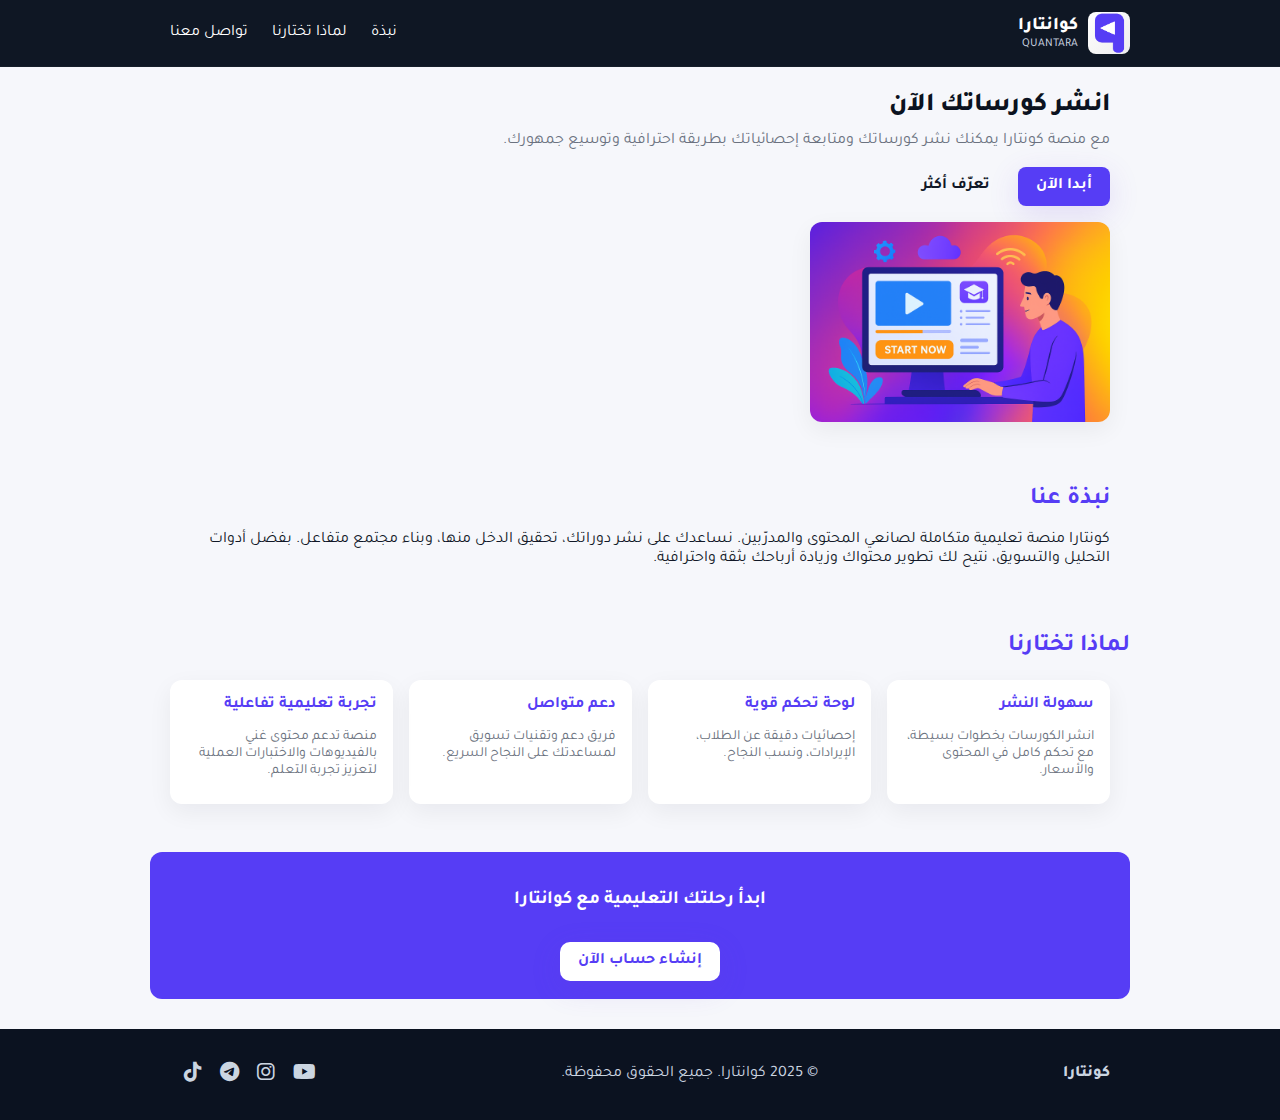
<file: index.html>
<!DOCTYPE html>
<html lang="ar" dir="rtl">
<head>
  <meta charset="utf-8" />
  <meta name="viewport" content="width=device-width,initial-scale=1" />
  <title> QUANTARA - الرئيسية</title>
  <link rel="icon" type="png" href="logo.png"/>

  <!-- فونت -->
  <link href="https://fonts.googleapis.com/css2?family=Tajawal:wght@400;700;800&display=swap" rel="stylesheet">
  <!-- أيقونات -->
  <link rel="stylesheet" href="https://cdnjs.cloudflare.com/ajax/libs/font-awesome/6.4.0/css/all.min.css">
  <!-- CSS -->
  <link rel="stylesheet" href="style.css">
</head>
<body>

  <!-- الهيدر -->
  <header class="topbar">
    <div class="topbar-inner">
      <div class="brand">
        <img src="logo.png" alt="كوانتارا" class="brand-logo">
        <div class="brand-text">
          <div class="arabic">كوانتارا</div>
          <div class="latin">QUANTARA</div>
        </div>
      </div>

      <nav class="nav-links">
        <a href="#about">نبذة</a>
        <a href="#why">لماذا تختارنا</a>
        <a href="#contact">تواصل معنا</a>
      </nav>
    </div>
  </header>

  <!-- المقدمة -->
  <section class="hero">
    <div class="hero-left">
      <h1 class="hero-title">انشر كورساتك الآن</h1>
      <p class="hero-sub">
        مع منصة كونتارا يمكنك نشر كورساتك ومتابعة إحصائياتك بطريقة احترافية وتوسيع جمهورك.
      </p>

      <div class="hero-actions">
        <a href="login.html" class="btn-primary">أبدا الآن</a>
        <a href="signup.html" class="btn-outline">تعرّف أكثر</a>
      </div>

      <div class ="hero-right">
        <img src="img.png" alt="Hero Image" class="hero-image">

      </div>
    </div>
  </section>

  <!-- نبذة -->
  <section id="about" class="about">
    <h2>نبذة عنا</h2>
    <p>
      كونتارا منصة تعليمية متكاملة لصانعي المحتوى والمدرّبين. نساعدك على نشر دوراتك،
      تحقيق الدخل منها، وبناء مجتمع متفاعل. بفضل أدوات التحليل والتسويق،
      نتيح لك تطوير محتواك وزيادة أرباحك بثقة واحترافية.
    </p>
  </section>

  <!-- لماذا تختارنا -->
  <section id="why" class="features">
    <h2>لماذا تختارنا</h2>
    <div class="cards">
      <article class="card">
        <h3>سهولة النشر</h3>
        <p>انشر الكورسات بخطوات بسيطة، مع تحكم كامل في المحتوى والأسعار.</p>
      </article>
      <article class="card">
        <h3>لوحة تحكم قوية</h3>
        <p>إحصائيات دقيقة عن الطلاب، الإيرادات، ونسب النجاح.</p>
      </article>
      <article class="card">
        <h3>دعم متواصل</h3>
        <p>فريق دعم وتقنيات تسويق لمساعدتك على النجاح السريع.</p>
      </article>
      <!-- الكارت الجديد -->
      <article class="card">
        <h3>تجربة تعليمية تفاعلية</h3>
        <p>منصة تدعم محتوى غني بالفيديوهات والاختبارات العملية لتعزيز تجربة التعلم.</p>
      </article>
    </div>
  </section>

  <!-- CTA النهائي -->
  <section class="final-cta">
    <h3>ابدأ رحلتك التعليمية مع كوانتارا</h3>
    <a href="signup.html" class="btn-primary">إنشاء حساب الآن</a>
  </section>

  <!-- الفوتر -->
  <footer id="contact" class="site-footer">
    <div class="footer-inner">
      <div class="logo-small">كونتارا</div>
      <p>© 2025 كوانتارا. جميع الحقوق محفوظة.</p>
      <div class="footer-socials">
        <a href="#"><i class="fa-brands fa-youtube"></i></a>
        <a href="#"><i class="fa-brands fa-instagram"></i></a>
        <a href="#"><i class="fa-brands fa-telegram"></i></a>
        <a href="#"><i class="fa-brands fa-tiktok"></i></a>
      </div>
    </div>
  </footer>

</body>
</html>
</file>
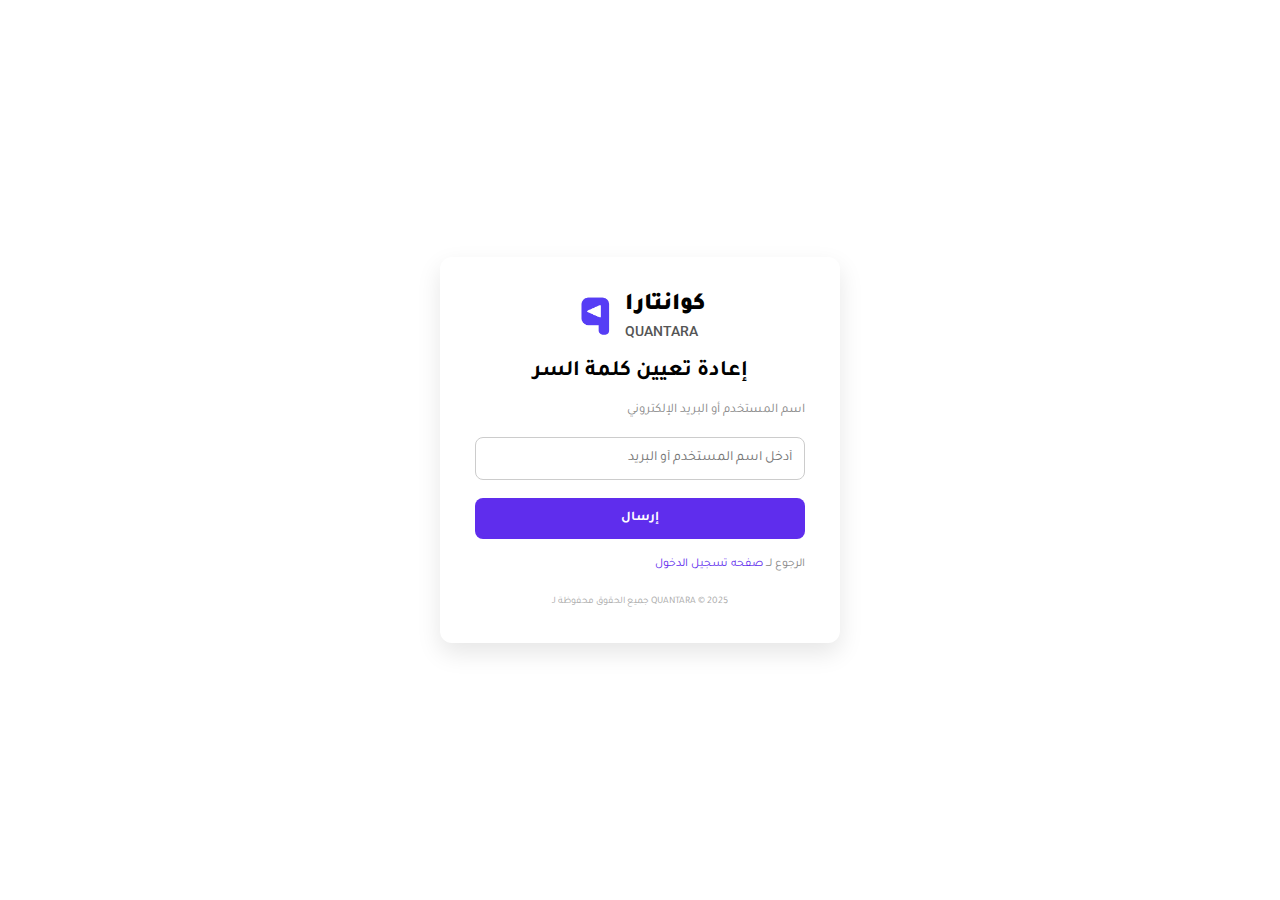
<file: forgot_password.html>
<!DOCTYPE html>
<html lang="ar">
<head>
    <meta charset="UTF-8">
    <meta name="viewport" content="width=device-width, initial-scale=1.0">
    <title>إعادة تعيين كلمة السر - QUANTARA</title>
    <link rel="icon" type="png" href="logo.png"/>

    <!-- استيراد فونتات -->
    <link href="https://fonts.googleapis.com/css2?family=Roboto:wght@400;500&family=Tajawal:wght@400;700;900&display=swap" rel="stylesheet">

    <link rel="stylesheet" href="forgot_password.css">
</head>
<body>
    <div class="container">
        <!-- الهيدر والشعار -->
        <header>
            <div class="logo">
                <!-- مكان الصورة -->
                <img src="logo.png" alt="Logo" class="logo-img">

                <!-- النصوص -->
                <div class="text">
                    <h1 class="arabic">كوانتارا</h1>
                    <h4 class="english">QUANTARA</h4>
                </div>
            </div>
            <h2>إعادة تعيين كلمة السر</h2>
        </header>

        <!-- نموذج إعادة كلمة المرور -->
        <form class="forgot-form" id="forgotForm">
            <label for="user">اسم المستخدم أو البريد الإلكتروني</label>
            <input type="text" id="user" name="user" placeholder="أدخل اسم المستخدم أو البريد">

            <button type="submit" class="send-btn">إرسال</button>

            <!-- الرسالة -->
            <p class="message" id="successMessage">
                سوف يتم إرسال رسالة على البريد الإلكتروني لتغيير كلمة السر اذا كان (البريد  / اسم المستخدم ) صحيحا
            </p>
            <p class="signup-text">
                 الرجوع لـــ
                 <a href="login.html">صفحه تسجيل الدخول</a>
            </p>
        </form>

        <!-- الفوتر -->
        <footer>
            جميع الحقوق محفوظة لـ QUANTARA © 2025
        </footer>
    </div>

    <script src="forgot.js"></script>
</body>

</html>
</file>
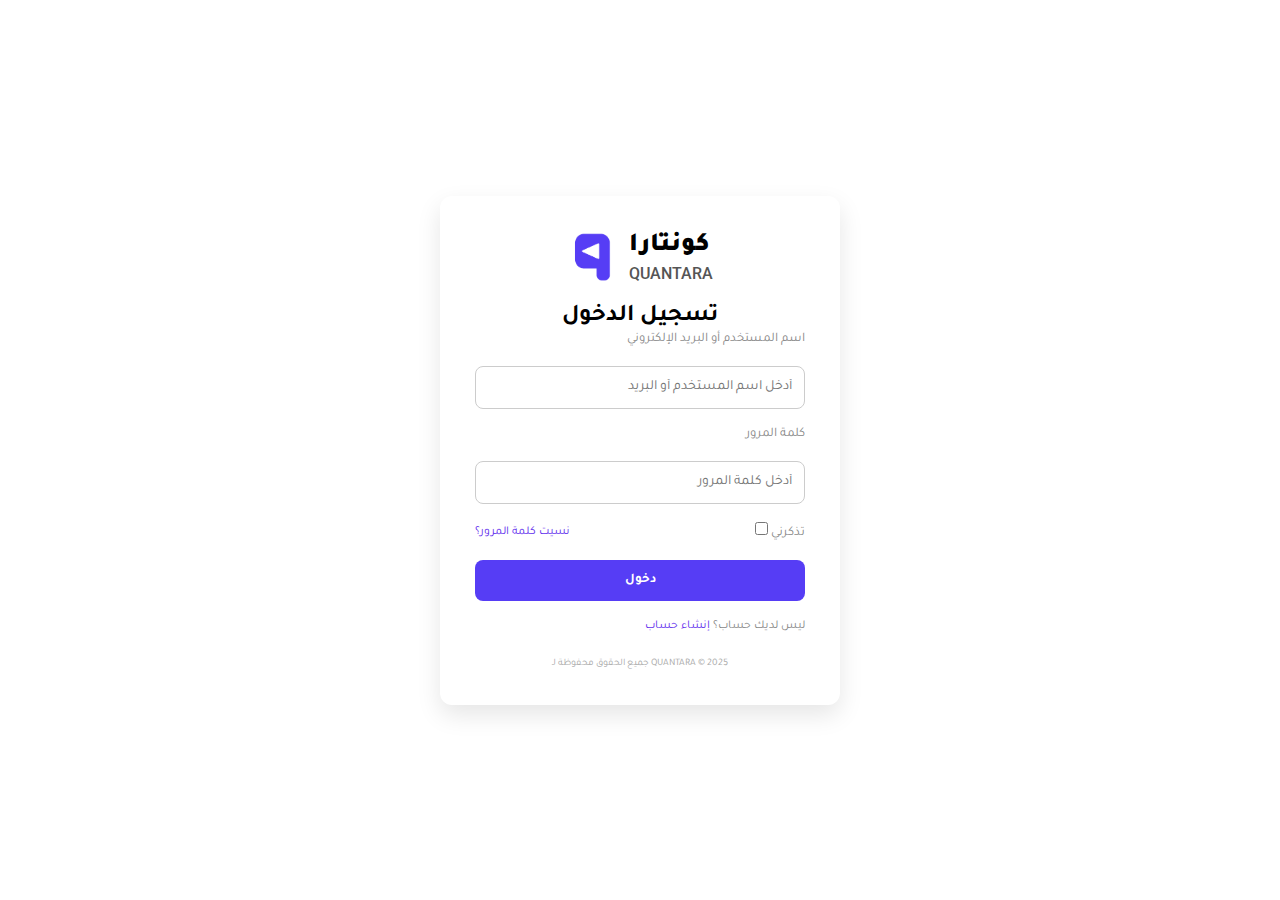
<file: login.html>
<!DOCTYPE html>
<html lang="ar">
<head>
    <meta charset="UTF-8">
    <meta name="viewport" content="width=device-width, initial-scale=1.0">
    <title>تسجيل الدخول - QUANTARA</title>
    <link rel="icon" type="png" href="logo.png"/>

    <!-- استيراد فونتات -->
    <link href="https://fonts.googleapis.com/css2?family=Roboto:wght@400;500&family=Tajawal:wght@400;700;900&display=swap" rel="stylesheet">

    <link rel="stylesheet" href="style-long.css">
</head>
<body>
    <div class="container">
        <!-- الهيدر والشعار -->
        <header>
    <div class="logo">
        <!-- مكان الصورة -->
        <img src="logo.png" alt="Logo" class="logo-img">

        <!-- النصوص -->
        <div class="text">
            <h1 class="arabic">كونتارا</h1>
            <h4 class="english">QUANTARA</h4>
        </div>
    </div>
    <h2>تسجيل الدخول</h2>
</header>

        <!-- نموذج تسجيل الدخول -->
        <form class="login-form">
            <label for="username">اسم المستخدم أو البريد الإلكتروني</label>
            <input type="text" id="username" name="username" placeholder="أدخل اسم المستخدم أو البريد">

            <label for="password">كلمة المرور</label>
            <input type="password" id="password" name="password" placeholder="أدخل كلمة المرور">

            <div class="options">
                <a href="forgot_password.html" class="forgot">نسيت كلمة المرور؟</a>
                <label class="remember">
                    <input type="checkbox"> تذكرني
                </label>
            </div>

            <button type="submit" class="login-btn">دخول</button>

            <p class="signup-text">
                ليس لديك حساب؟ <a href="sing-up.html">إنشاء حساب</a>
            </p>
        </form>

        <!-- الفوتر -->
        <footer>
            جميع الحقوق محفوظة لـ QUANTARA © 2025
        </footer>
    </div>
</body>
</html>
</file>
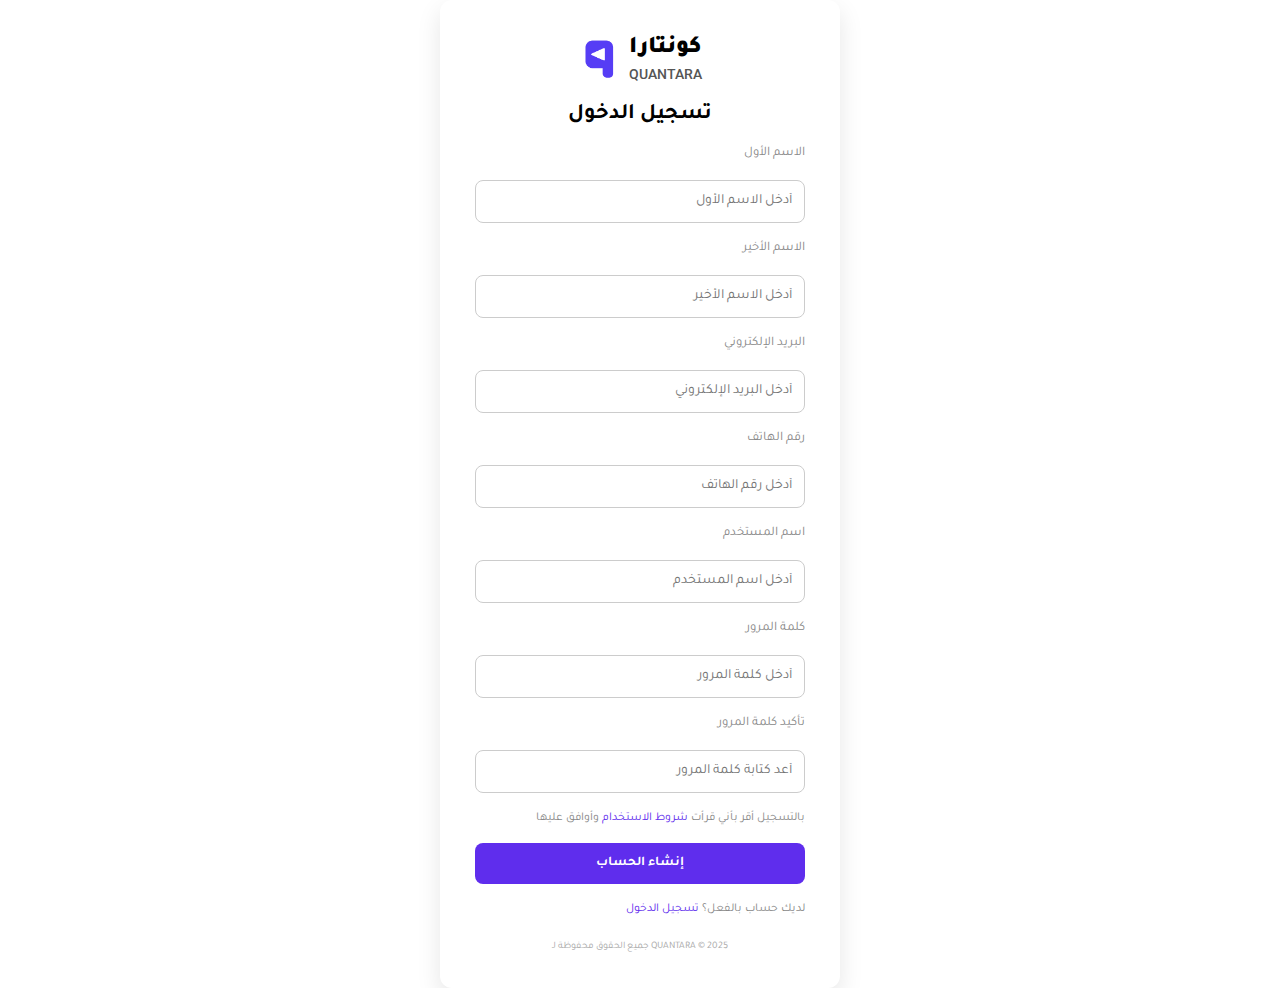
<file: sing-up.html>
<!DOCTYPE html>
<html lang="ar">
<head>
    <meta charset="UTF-8">
    <meta name="viewport" content="width=device-width, initial-scale=1.0">
    <title>إنشاء حساب - QUANTARA</title>
    <link rel="icon" type="png" href="logo.png"/>

    <!-- استيراد فونتات -->
    <link href="https://fonts.googleapis.com/css2?family=Roboto:wght@400;500&family=Tajawal:wght@400;700;900&display=swap" rel="stylesheet">

    <link rel="stylesheet" href="style-sing-up.css">
</head>
<body>
    <div class="container">
        <!-- الهيدر والشعار -->
        <header>
            <div class="logo">
        <!-- مكان الصورة -->
        <img src="logo.png" alt="Logo" class="logo-img">

        <!-- النصوص -->
        <div class="text">
            <h1 class="arabic">كونتارا</h1>
            <h4 class="english">QUANTARA</h4>
        </div>
    </div>
    <h2>تسجيل الدخول</h2>
        </header>

        <!-- نموذج إنشاء الحساب -->
        <form class="signup-form">
            <label for="firstName">الاسم الأول</label>
            <input type="text" id="firstName" name="firstName" placeholder="أدخل الاسم الأول">

            <label for="lastName">الاسم الأخير</label>
            <input type="text" id="lastName" name="lastName" placeholder="أدخل الاسم الأخير">

            <label for="email">البريد الإلكتروني</label>
            <input type="email" id="email" name="email" placeholder="أدخل البريد الإلكتروني">

            <label for="phone">رقم الهاتف</label>
            <input type="tel" id="phone" name="phone" placeholder="أدخل رقم الهاتف">

            <label for="username">اسم المستخدم</label>
            <input type="text" id="username" name="username" placeholder="أدخل اسم المستخدم">

            <label for="password">كلمة المرور</label>
            <input type="password" id="password" name="password" placeholder="أدخل كلمة المرور">

            <label for="confirmPassword">تأكيد كلمة المرور</label>
            <input type="password" id="confirmPassword" name="confirmPassword" placeholder="أعد كتابة كلمة المرور">

            <p class="note">
                بالتسجيل أقر بأني قرأت 
                <a href="terms.html" class="link">شروط الاستخدام</a> وأوافق عليها
            </p>

            <button type="submit" class="signup-btn">إنشاء الحساب</button>

            <p class="login-text">
                لديك حساب بالفعل؟ 
                <a href="login.html" class="link">تسجيل الدخول</a>
            </p>
        </form>

        <!-- الفوتر -->
        <footer>
            جميع الحقوق محفوظة لـ QUANTARA © 2025
        </footer>
    </div>
</body>
</html>
</file>
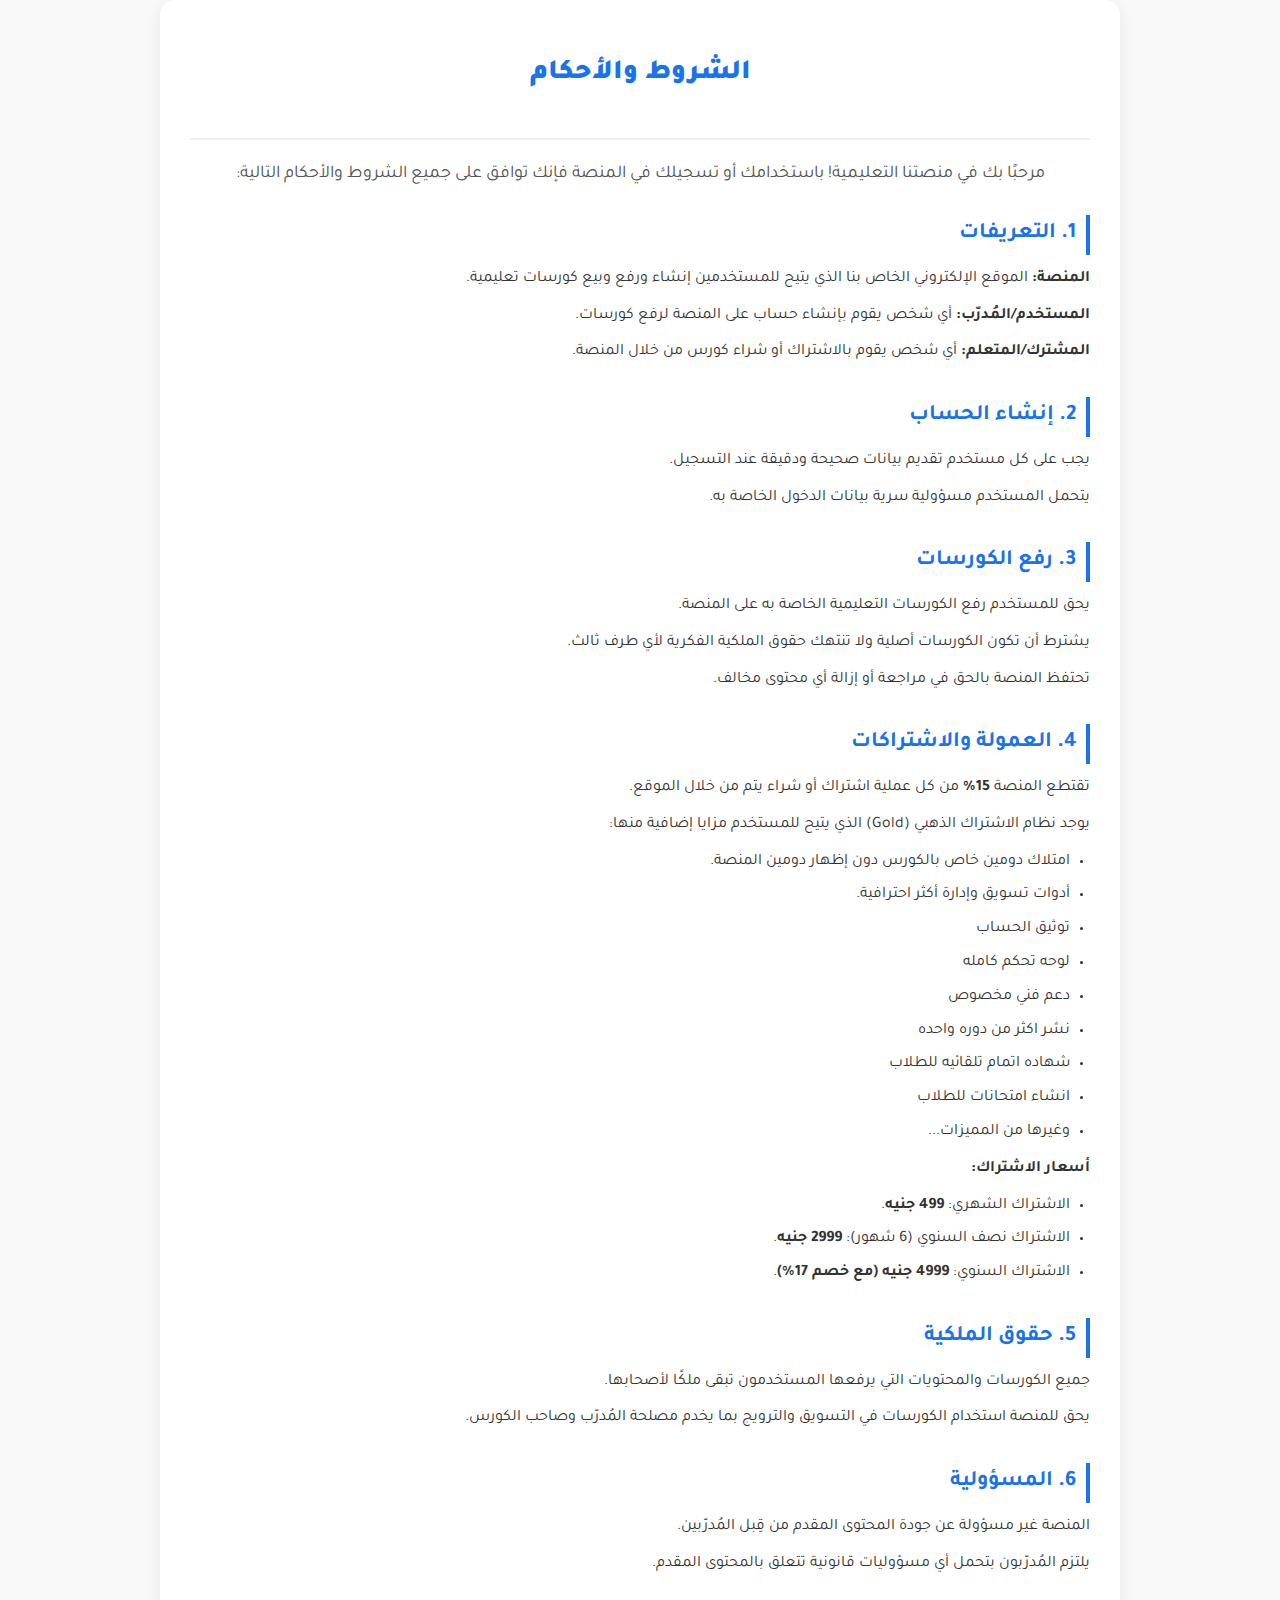
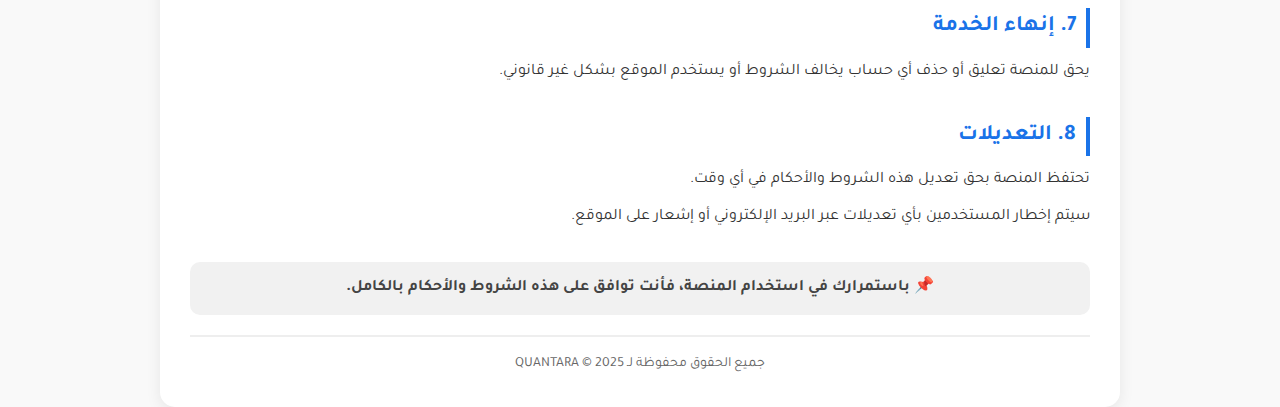
<file: terms.html>
<!DOCTYPE html>
<html lang="ar" dir="rtl">
<head>
  <meta charset="UTF-8">
  <meta name="viewport" content="width=device-width, initial-scale=1.0">
  <title>الشروط والأحكام - QUANTARA</title>
  <link rel="icon" type="image/png" href="logo.png"/>

  <!-- Google Fonts -->
  <link href="https://fonts.googleapis.com/css2?family=Tajawal:wght@400;700;900&display=swap" rel="stylesheet">

  <!-- CSS -->
  <link rel="stylesheet" href="terms.css">
</head>
<body>
  <div class="container">
    <!-- الهيدر -->
    <header class="header">
      <h1>الشروط والأحكام</h1>
    </header>

    <!-- المحتوى -->
    <main class="content">
      <p class="intro">
        مرحبًا بك في منصتنا التعليمية!  
        باستخدامك أو تسجيلك في المنصة فإنك توافق على جميع الشروط والأحكام التالية:
      </p>

      <section>
        <h2>1. التعريفات</h2>
        <p><strong>المنصة:</strong> الموقع الإلكتروني الخاص بنا الذي يتيح للمستخدمين إنشاء ورفع وبيع كورسات تعليمية.</p>
        <p><strong>المستخدم/المُدرّب:</strong> أي شخص يقوم بإنشاء حساب على المنصة لرفع كورسات.</p>
        <p><strong>المشترك/المتعلم:</strong> أي شخص يقوم بالاشتراك أو شراء كورس من خلال المنصة.</p>
      </section>

      <section>
        <h2>2. إنشاء الحساب</h2>
        <p>يجب على كل مستخدم تقديم بيانات صحيحة ودقيقة عند التسجيل.</p>
        <p>يتحمل المستخدم مسؤولية سرية بيانات الدخول الخاصة به.</p>
      </section>

      <section>
        <h2>3. رفع الكورسات</h2>
        <p>يحق للمستخدم رفع الكورسات التعليمية الخاصة به على المنصة.</p>
        <p>يشترط أن تكون الكورسات أصلية ولا تنتهك حقوق الملكية الفكرية لأي طرف ثالث.</p>
        <p>تحتفظ المنصة بالحق في مراجعة أو إزالة أي محتوى مخالف.</p>
      </section>

      <section>
        <h2>4. العمولة والاشتراكات</h2>
        <p>تقتطع المنصة <strong>15%</strong> من كل عملية اشتراك أو شراء يتم من خلال الموقع.</p>
        <p>يوجد نظام الاشتراك الذهبي (Gold) الذي يتيح للمستخدم مزايا إضافية منها:</p>
        <ul>
          <li>امتلاك دومين خاص بالكورس دون إظهار دومين المنصة.</li>
          <li>أدوات تسويق وإدارة أكثر احترافية.</li>
          <li>توثيق الحساب </li>
          <li>لوحه تحكم كامله</li>
          <li>دعم فني مخصوص</li>
          <li>نشر اكثر من دوره واحده</li>
          <li>شهاده اتمام تلقائيه للطلاب</li>
          <li>انشاء امتحانات للطلاب</li>
          <li>وغيرها من المميزات...</li>
        </ul>
        <p><strong>أسعار الاشتراك:</strong></p>
        <ul>
          <li>الاشتراك الشهري: <strong>499 جنيه</strong>.</li>
          <li>الاشتراك نصف السنوي (6 شهور): <strong>2999 جنيه</strong>.</li>
          <li>الاشتراك السنوي: <strong>4999 جنيه (مع خصم 17%)</strong>.</li>
        </ul>
      </section>

      <section>
        <h2>5. حقوق الملكية</h2>
        <p>جميع الكورسات والمحتويات التي يرفعها المستخدمون تبقى ملكًا لأصحابها.</p>
        <p>يحق للمنصة استخدام الكورسات في التسويق والترويج بما يخدم مصلحة المُدرّب وصاحب الكورس.</p>
      </section>

      <section>
        <h2>6. المسؤولية</h2>
        <p>المنصة غير مسؤولة عن جودة المحتوى المقدم من قِبل المُدرّبين.</p>
        <p>يلتزم المُدرّبون بتحمل أي مسؤوليات قانونية تتعلق بالمحتوى المقدم.</p>
      </section>

      <section>
        <h2>7. إنهاء الخدمة</h2>
        <p>يحق للمنصة تعليق أو حذف أي حساب يخالف الشروط أو يستخدم الموقع بشكل غير قانوني.</p>
      </section>

      <section>
        <h2>8. التعديلات</h2>
        <p>تحتفظ المنصة بحق تعديل هذه الشروط والأحكام في أي وقت.</p>
        <p>سيتم إخطار المستخدمين بأي تعديلات عبر البريد الإلكتروني أو إشعار على الموقع.</p>
      </section>

      <p class="footer-text">
        📌 باستمرارك في استخدام المنصة، فأنت توافق على هذه الشروط والأحكام بالكامل.
      </p>
    </main>

    <!-- الفوتر -->
    <footer class="footer">
      جميع الحقوق محفوظة لـ QUANTARA © 2025
    </footer>
  </div>
</body>

</html>
</file>
<file: style.css>
html {
    scroll-behavior: smooth;
}

/* ===== base ===== */
:root{
  --accent:#563DF5;
  --accent-dark:#563DF5;
  --muted:#6b7280;
  --card-bg:#fff;
  --radius:12px;
  --max-width:980px;
  --gap:18px;
  --container-pad:20px;
  --shadow: 0 8px 24px rgba(16,24,40,0.06);
}

*{box-sizing:border-box}
html,body{height:100%}
body{
  margin:0;
  font-family:'Tajawal', 'Roboto', system-ui, sans-serif;
  background:#f6f7fb;
  color:#111827;
  -webkit-font-smoothing:antialiased;
}

/* روابط الهيدر احترافية - خط سمبل */
.nav-links a {
  font-weight:400;           /* خط عادي */
  font-size:16px;            /* حجم مناسب */
  color:#fff;                /* اللون الأساسي */
  text-decoration:none;      /* إزالة التحته خط */
  margin-left:20px;          /* مسافة بين الروابط */
  transition: color 0.3s, transform 0.2s; /* تأثير سلس عند Hover */
}

.nav-links a:hover {
  color:var(--accent);       /* لون مميز عند المرور */
  transform: translateY(-2px); /* حركة بسيطة للأناقة */
}

.hero-right img {
  width:100%;
  max-width:300px; /* حجم صغير */
  height:auto;
  border-radius:12px;
  box-shadow:var(--shadow);
  margin-top:16px; /* مسافة عن النص لو تحت */
}

/* على الموبايل: تصغير تلقائي ووضع الصورة تحت النص */
@media(max-width:720px){
  .hero-right img {
    display:flex;
    justify-content: center;
    max-width:80%;
    margin-top:16px;
    
  }
}

/* على الموبايل: نص + صورة فوق بعض */
@media(max-width:720px){
  .hero {
    grid-template-columns:1fr;
  }

  .hero-right img {
    margin-top:16px;
  }
}

/* ===== topbar ===== */
.topbar{
  background:#0f1724;
  color:#fff;
  padding:12px var(--container-pad);
  border-bottom:1px solid rgba(255,255,255,0.03);
}
.topbar-inner{
  display:flex;
  align-items:center;
  justify-content:space-between;
  max-width:var(--max-width);
  margin:0 auto;
}
.brand{display:flex;align-items:center;gap:10px}
.brand-logo{width:42px;height:42px;object-fit:contain;border-radius:8px;background:linear-gradient(135deg,#fff,#eee)}
.brand-text .arabic{font-weight:800;font-size:18px}
.brand-text .latin{font-size:12px;color:#cbd5e1}

/* why-line */
.why-line{
  max-width:var(--max-width);
  margin:8px auto 0;
  padding:6px var(--container-pad);
  color:#f8fafc;
  font-weight:600;
  text-align:right;
}

/* ===== hero ===== */
.hero{
  max-width:var(--max-width);
  margin:24px auto;
  display:grid;
  grid-template-columns: 1fr 160px;
  gap:20px;
  padding:0 var(--container-pad);
  align-items:center;
}

.hero-text{text-align:right}
.hero-title{
  font-size:26px;
  margin:0 0 10px;
  color:#0b1220;
  font-weight:800;
}
.hero-sub{margin:0 0 16px;color:var(--muted);max-width:620px}

/* أزرار hero جنب بعض */
.hero-actions {
  display:flex;           /* صف أفقي */
  flex-direction:row;     /* جنب بعض */
  gap:12px;               /* مسافة بين الأزرار */
  align-items:flex-start; /* مع بداية النص */
  margin-top:16px;        /* مسافة بسيطة بعد الوصف */
}

.btn-primary{
  background:var(--accent);
  color:#fff;
  padding:10px 18px;
  border-radius:10px;
  text-decoration:none;
  font-weight:700;
  box-shadow:0 8px 30px rgba(107,59,217,0.15);
  border: none;
  border-radius: 8px;
  cursor: pointer;
  transition: transform 0.2s ease, box-shadow 0.2s ease;
}

.btn-primary:hover {
    transform: translateY(-3px);
    box-shadow: 0 6px 15px rgba(0,0,0,0.2);
}

.btn-outline{
  padding:10px 16px;
  border-radius:10px;
  border:1px solid #e6e6ea;
  color:#111827;
  text-decoration:none;
  background:transparent;
  font-weight:700;
  border: none;
  border-radius: 8px;
  cursor: pointer;
  transition: transform 0.2s ease, box-shadow 0.2s ease;
}

.btn-outline:hover {
    transform: translateY(-3px);
    box-shadow: 0 6px 15px rgba(0,0,0,0.2);
}

/* search */
.search-wrap{margin-top:14px;display:flex;gap:8px;justify-content:flex-end}
.search-wrap input{
  padding:10px 12px;border-radius:10px;border:1px solid #e6e9ef;width:220px;font-size:14px;
}
.search-btn{background:var(--accent-dark);color:#fff;border:none;padding:10px 12px;border-radius:8px}

/* banner image right */
.banner img{width:100%;height:120px;object-fit:cover;border-radius:12px;box-shadow:var(--shadow)}
@media(max-width:720px){
  .hero{grid-template-columns:1fr;gap:14px}
  .banner img{height:180px}
  .search-wrap input{width:100%}
  .hero-actions{align-items:center} /* الأزرار في النص على الموبايل */
}

/* ===== about ===== */
.about{max-width:var(--max-width);margin:18px auto;padding:12px var(--container-pad);text-align:right}
.about h2{margin-bottom:10px;color:var(--accent-dark)}

/* ===== features / cards ===== */
.features{background:transparent;padding:8px var(--container-pad)}
.features h2{text-align:right;max-width:var(--max-width);margin:10px auto 18px;color:var(--accent-dark)}
.cards{
  max-width:var(--max-width);
  margin:0 auto;
  display:grid;
  grid-template-columns:repeat(auto-fit,minmax(220px,1fr));
  gap:16px;
  padding:0 var(--container-pad) var(--container-pad);
}
.card{
  background:var(--card-bg);
  padding:16px;border-radius:12px;box-shadow:var(--shadow);text-align:right;
}
.card h3{margin:0 0 8px;color:var(--accent-dark);font-size:16px}
.card p{color:var(--muted);font-size:14px;margin-bottom:8px}
.card ul{margin:8px 0 0 0;padding-right:18px;color:var(--muted);font-size:13px;list-style:disc}

/* ===== courses ===== */
.courses{max-width:var(--max-width);margin:10px auto;padding:10px var(--container-pad)}
.courses h2{text-align:right;margin-bottom:12px;color:var(--accent-dark)}
.course-list{display:grid;gap:12px}
.course-card{display:flex;gap:12px;align-items:center;background:#fff;border-radius:12px;padding:10px;box-shadow:0 6px 18px rgba(16,24,40,0.04)}
.course-card img{width:110px;height:70px;border-radius:8px;object-fit:cover}
.course-info{flex:1;text-align:right}
.course-title{font-weight:700;margin-bottom:6px}
.meta{font-size:13px;color:var(--muted);margin-bottom:8px}
.price{font-weight:800;color:var(--accent-dark)}

/* final CTA */
.final-cta{max-width:var(--max-width);margin:20px auto;padding:18px var(--container-pad);text-align:center;background:linear-gradient(90deg,var(--accent),var(--accent-dark));border-radius:12px;color:#fff}
.final-cta a{display:inline-block;margin-top:12px;background:#fff;color:var(--accent);padding:10px 18px;border-radius:10px;text-decoration:none;font-weight:700}

/* footer */
.site-footer{background:#0b1220;color:#cbd5e1;padding:20px 0;margin-top:30px}
.footer-inner{max-width:var(--max-width);margin:0 auto;display:flex;justify-content:space-between;align-items:center;padding:0 var(--container-pad)}
.footer-socials a{color:#cbd5e1;margin-left:14px;font-size:20px}
.footer-inner .logo-small{font-weight:800}

/* responsive tweaks */
@media(max-width:720px){
  .footer-inner{flex-direction:column;gap:10px}
  .brand-text .arabic{font-size:16px}
  .banner img{height:160px}
}
/* ===== تعديلات الموبايل ===== */
@media (max-width:720px) {
  /* إخفاء اللوجو */
  .brand-logo {
    display:none;
  }

  /* تصغير حجم الخط في روابط الهيدر */
  .nav-links a {
    font-size:14px; /* أصغر من 16px */
  }

  /* لو تحب يمكن تقليل المسافة بين الروابط */
  .nav-links a {
    margin-left:12px;
  }
}
</file>
<file: terms.css>
/* إعدادات عامة */
body {
  font-family: 'Tajawal', sans-serif;
  background: #f9f9f9;
  margin: 0;
  padding: 0;
  line-height: 1.8;
  color: #333;
}

/* الحاوية */
.container {
  max-width: 900px;
  margin: auto;
  background: #fff;
  padding: 30px;
  box-shadow: 0 4px 15px rgba(0,0,0,0.08);
  border-radius: 15px;
}

/* الهيدر */
.header {
  text-align: center;
  padding-bottom: 20px;
  border-bottom: 2px solid #eee;
}

.header .logo {
  width: 80px;
  margin-bottom: 10px;
}

.header h1 {
  font-size: 28px;
  color: #1a73e8;
  font-weight: 900;
}

/* المحتوى */
.content .intro {
  font-size: 18px;
  margin-bottom: 25px;
  text-align: center;
  color: #555;
}

section {
  margin-bottom: 30px;
}

section h2 {
  font-size: 22px;
  color: #1a73e8;
  margin-bottom: 10px;
  border-right: 4px solid #1a73e8;
  padding-right: 10px;
}

section p, section ul {
  margin: 8px 0;
}

ul {
  padding-right: 20px;
}

ul li {
  margin-bottom: 5px;
}

/* نص النهاية */
.footer-text {
  font-size: 16px;
  text-align: center;
  font-weight: bold;
  color: #444;
  background: #f1f1f1;
  padding: 12px;
  border-radius: 10px;
}

/* الفوتر */
.footer {
  text-align: center;
  margin-top: 20px;
  padding-top: 15px;
  font-size: 14px;
  color: #666;
  border-top: 2px solid #eee;
}
</file>
<file: forgot_password.css>
/* Reset */
* {
    margin: 0;
    padding: 0;
    box-sizing: border-box;
    font-family: 'Tajawal', 'Roboto', sans-serif;
}

body {
    background-color: #FFFFFF;
    display: flex;
    justify-content: center;
    align-items: center;
    min-height: 100vh;
}

.container {
    width: 400px;
    padding: 35px;
    background-color: #FFFFFF;
    box-shadow: 0 10px 25px rgba(0,0,0,0.1);
    border-radius: 12px;
    text-align: center;
}

/* شعار كونتارا */
header .logo {
    display: flex;
    align-items: center;
    justify-content: center;
    gap: 10px;
    margin-bottom: 20px;
}

header .logo-img {
    width: 40px;
    height: 40px;
    object-fit: contain;
}

header .logo .text {
    display: flex;
    flex-direction: column;
    align-items: flex-start;
    gap: 2px;
}

header .logo .text h1.arabic {
    font-family: 'Tajawal', sans-serif;
    font-weight: 900;
    font-size: 24px;
}

header .logo .text h4.english {
    font-family: 'Roboto', sans-serif;
    font-weight: 500;
    font-size: 14px;
    color: #555;
}

header h2 {
    margin: 18px 0;
    font-size: 22px;
    font-weight: bold;
    color: #000;
}

/* نموذج نسيان كلمة المرور */
.forgot-form {
    display: flex;
    flex-direction: column;
    gap: 18px;
    text-align: right;
}

.forgot-form label {
    font-size: 13px;
    color: #888;
    text-align: right;
}

.forgot-form input[type="text"] {
    width: 100%;
    padding: 12px;
    border: 1px solid #ccc;
    border-radius: 8px;
    font-size: 14px;
    text-align: right;
    direction: rtl;
}

.send-btn {
    width: 100%;
    padding: 12px;
    background-color: #5F2DED;
    color: #fff;
    font-weight: bold;
    border: none;
    border-radius: 8px;
    cursor: pointer;
    transition: transform 0.2s ease, box-shadow 0.2s ease;
}

.send-btn:hover {
    transform: translateY(-3px);
    box-shadow: 0 6px 15px rgba(0,0,0,0.2);
}

/* الرسالة */
.message {
    font-size: 12px;
    color: green;
    display: none;
    text-align: center;
}

.login-btn:hover {
    transform: translateY(-3px);
    box-shadow: 0 6px 15px rgba(0,0,0,0.2);
}

.signup-text {
    font-size: 12px;
    color: #888;
}

.signup-text a {
    color: #5F2DED;
    text-decoration: none;
}

/* الفوتر */
footer {
    margin-top: 25px;
    font-size: 10px;
    color: #aaa;
}
</file>
<file: style-long.css>
/* Reset بسيط */
* {
    margin: 0;
    padding: 0;
    box-sizing: border-box;
    font-family: 'Tajawal', 'Roboto', sans-serif;
}

body {
    background-color: #FFFFFF;
    display: flex;
    justify-content: center;
    align-items: center;
    min-height: 100vh;
}

.container {
    width: 400px;
    padding: 35px;
    background-color: #FFFFFF;
    box-shadow: 0 10px 25px rgba(0,0,0,0.1);
    border-radius: 12px;
    text-align: center;
    transition: transform 0.3s ease;
}

.container:hover {
    transform: translateY(-3px);
}

header .logo {
    display: flex;
    align-items: center; /* توسيط عمودي للنصوص مع الصورة */
    justify-content: center;
    gap: 12px; /* مسافة بين الصورة والنصوص */
    margin-bottom: 20px;
}

header .logo-img {
    width: 50px; /* عرض الصورة */
    height: 50px; /* ارتفاع الصورة */
    object-fit: contain; /* تحافظ على نسب الصورة */
}

header .logo .text {
    display: flex;
    flex-direction: column; /* ترتيب كونتارا فوق QUANTARA */
    align-items: flex-start; /* النصوص تبدأ من جهة اليمين */
    gap: 2px;
}

header .logo .text h1.arabic {
    font-family: 'Tajawal', sans-serif;
    font-weight: 900;
    font-size: 26px;
}

header .logo .text h4.english {
    font-family: 'Roboto', sans-serif;
    font-weight: 500;
    font-size: 16px;
    color: #555;
}

/* نموذج تسجيل الدخول */
.login-form {
    display: flex;
    flex-direction: column;
    gap: 18px;
    text-align: right;
}

.login-form label {
    font-size: 13px;
    color: #888;
    text-align: right;
}

.login-form input[type="text"],
.login-form input[type="password"] {
    width: 100%;
    padding: 12px 12px;
    border: 1px solid #ccc;
    border-radius: 8px;
    font-size: 14px;
    text-align: right;
    direction: rtl;
}

/* خيارات إضافية */
.options {
    display: flex;
    justify-content: space-between;
    align-items: center;
    font-size: 12px;
}

.options a {
    color: #5F2DED;
    text-decoration: none;
}

.options .remember input {
    margin-left: 5px;
}

/* زر تسجيل الدخول */
.login-btn {
    width: 100%;
    padding: 12px;
    background-color: #563DF5;
    color: #fff;
    font-weight: bold;
    border: none;
    border-radius: 8px;
    cursor: pointer;
    transition: transform 0.2s ease, box-shadow 0.2s ease;
}

.login-btn:hover {
    transform: translateY(-3px);
    box-shadow: 0 6px 15px rgba(0,0,0,0.2);
}

.signup-text {
    font-size: 12px;
    color: #888;
}

.signup-text a {
    color: #5F2DED;
    text-decoration: none;
}

/* الفوتر */
footer {
    margin-top: 25px;
    font-size: 10px;
    color: #aaa;
}
</file>
<file: style-sing-up.css>
/* Reset بسيط */
* {
    margin: 0;
    padding: 0;
    box-sizing: border-box;
    font-family: 'Tajawal', 'Roboto', sans-serif;
}

body {
    background-color: #FFFFFF;
    display: flex;
    justify-content: center;
    align-items: center;
    min-height: 100vh;
}

.container {
    width: 400px;
    padding: 35px;
    background-color: #FFFFFF;
    box-shadow: 0 10px 25px rgba(0,0,0,0.1);
    border-radius: 12px;
    text-align: center;
}

/* شعار كونتارا */
header .logo {
    display: flex;
    align-items: center;       /* توسيط عمودي للنصوص مع الصورة */
    justify-content: center;
    gap: 10px;
    margin-bottom: 20px;
}

header .logo-img {
    width: 40px;               /* نفس حجم صفحة تسجيل الدخول */
    height: 40px;
    object-fit: contain;
}

header .logo .text {
    display: flex;
    flex-direction: column;    
    align-items: flex-start;   
    gap: 2px;
}

header .logo .text h1.arabic {
    font-family: 'Tajawal', sans-serif;
    font-weight: 900;
    font-size: 24px;
}

header .logo .text h4.english {
    font-family: 'Roboto', sans-serif;
    font-weight: 500;
    font-size: 14px;
    color: #555;
}

header h2 {
    margin: 18px 0;
    font-size: 22px;
    font-weight: bold;
    color: #000;
}

/* نموذج إنشاء الحساب */
.signup-form {
    display: flex;
    flex-direction: column;
    gap: 18px;
    text-align: right;
}

.signup-form label {
    font-size: 13px;
    color: #888;
    text-align: right;
}

.signup-form input[type="text"],
.signup-form input[type="email"],
.signup-form input[type="tel"],
.signup-form input[type="password"] {
    width: 100%;
    padding: 12px;
    border: 1px solid #ccc;
    border-radius: 8px;
    font-size: 14px;
    text-align: right;
    direction: rtl;
}

/* ملحوظة الشروط */
.note {
    font-size: 12px;
    color: #888;
}

.note .link {
    color: #5F2DED;
    text-decoration: none;
}

/* زر إنشاء الحساب */
.signup-btn {
    width: 100%;
    padding: 12px;
    background-color: #5F2DED;
    color: #fff;
    font-weight: bold;
    border: none;
    border-radius: 8px;
    cursor: pointer;
    transition: transform 0.2s ease, box-shadow 0.2s ease;
}

.signup-btn:hover {
    transform: translateY(-3px);
    box-shadow: 0 6px 15px rgba(0,0,0,0.2);
}

/* رابط تسجيل الدخول */
.login-text {
    font-size: 12px;
    color: #888;
}

.login-text .link {
    color: #5F2DED;
    text-decoration: none;
}

/* الفوتر */
footer {
    margin-top: 25px;
    font-size: 10px;
    color: #aaa;
}
</file>
